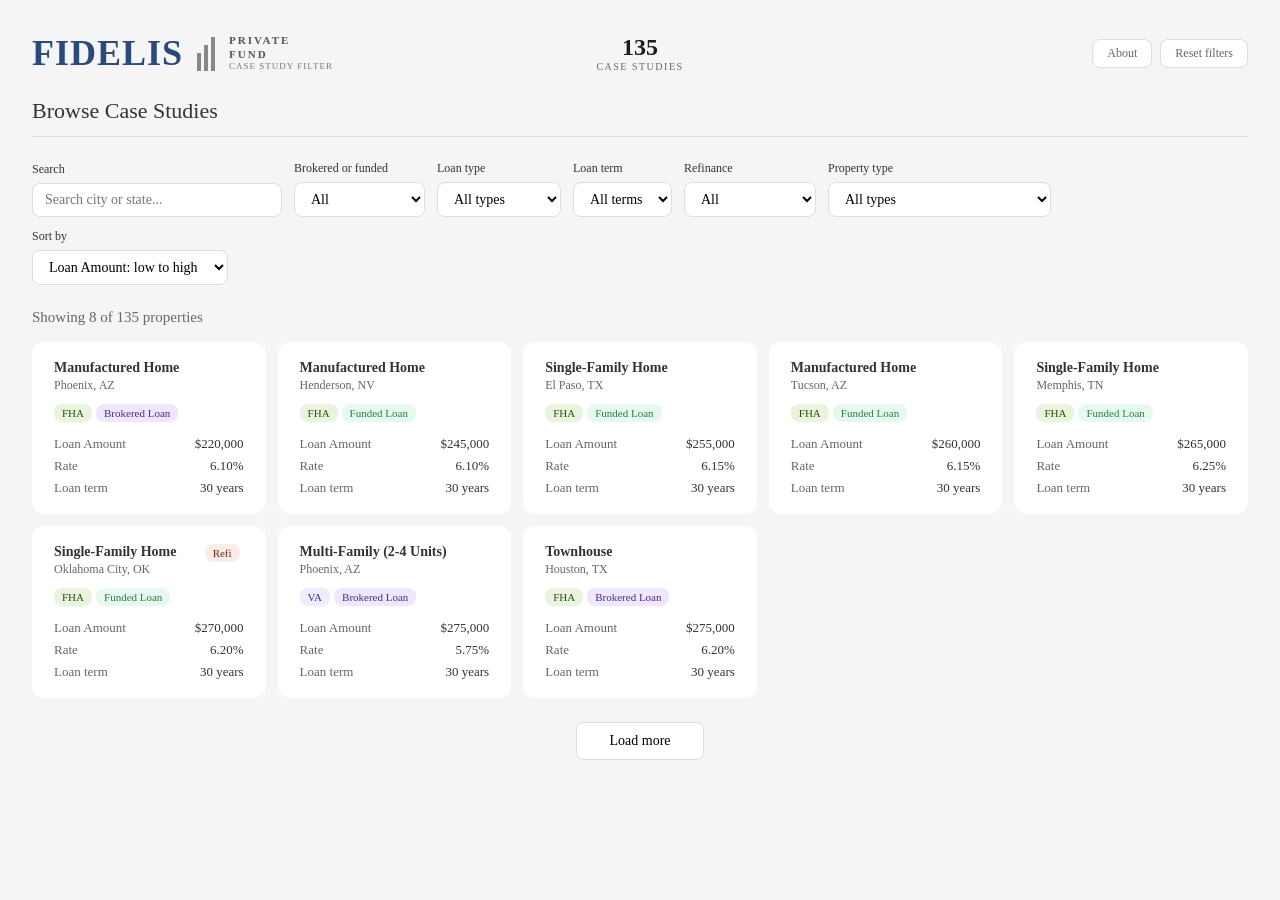
<file: index.html>
<!DOCTYPE html>
<html lang="en">
<head>
<meta charset="UTF-8">
<meta name="viewport" content="width=device-width, initial-scale=1.0">
<title>Case Study Filter</title>
<link rel="stylesheet" href="styles.css">
</head>
<body>

<div style="display: flex; justify-content: space-between; align-items: center; margin-bottom: 1.5rem;">
  <div style="display: flex; align-items: center; gap: 10px; flex: 1;">
    <a href="https://www.fidelispf.com/" style="font-family: Georgia, serif; font-size: 36px; font-weight: 700; color: #2B4A7A; letter-spacing: 1px; text-decoration: none;">FIDELIS</a>
    <div style="display: flex; align-items: flex-end; gap: 3px; height: 36px; margin: 0 4px;">
      <div style="width: 4px; height: 18px; background: #888;"></div>
      <div style="width: 4px; height: 26px; background: #888;"></div>
      <div style="width: 4px; height: 34px; background: #888;"></div>
    </div>
    <div style="display: flex; flex-direction: column; justify-content: center; line-height: 1.2;">
      <span style="font-family: Cabin Condensed, serif; font-size: 11px; font-weight: 600; color: #555; letter-spacing: 2px;">PRIVATE</span>
      <span style="font-family: Cabin Condensed, serif; font-size: 11px; font-weight: 600; color: #555; letter-spacing: 2px;">FUND</span>
      <span style="font-family: Cabin Condensed, serif; font-size: 9px; color: #777; letter-spacing: 1px;">CASE STUDY FILTER</span>
    </div>
  </div>
  <div style="color: #666; font-family: Cabin Condensed, serif; text-align: center; flex: 1;">
    <div style="font-size: 24px; font-weight: 700; color: #1c1c1c; line-height: 1;" id="hero-count">&nbsp;</div>
    <div style="font-size: 10px; letter-spacing: 1.5px; margin-top: 2px;">CASE STUDIES</div>
  </div>
  <div style="display: flex; gap: 8px; flex: 1; justify-content: flex-end;">
    <button onclick="document.getElementById('about-box').style.display='block'" onmouseover="this.style.opacity='0.4'" onmouseout="this.style.opacity='1'" style="font-family: Cabin Condensed, serif; padding: 6px 14px; font-size: 12px; border: 1px solid #ddd; border-radius: 8px; background: #fff; cursor: pointer; color: #666; transition: opacity 0.3s ease;">About</button>
    <button onmouseover="this.style.opacity='0.4'" onmouseout="this.style.opacity='1'" onclick="resetFilters()" style="font-family: Cabin Condensed, serif; padding: 6px 14px; font-size: 12px; border: 1px solid #ddd; border-radius: 8px; background: #fff; cursor: pointer; color: #666; transition: opacity 0.3s ease;">Reset filters</button>
  </div>
</div>

<div id="about-box" style="display:none; position:fixed; top:0; left:0; width:100%; height:100%; background:rgba(0,0,0,0.4); z-index:999;" onclick="this.style.display='none'">
  <div onclick="event.stopPropagation()" style="position:absolute; top:50%; left:50%; transform:translate(-50%,-50%); background:#fff; border-radius:12px; padding:2rem; max-width:420px; width:90%; box-shadow:0 12px 40px rgba(0,0,0,0.15); font-family:Georgia, serif;">
    <h2 style="font-size:18px; margin-bottom:1rem; color:#2B4A7A;">About this filter</h2>
    <p style="font-size:14px; line-height:1.6; color:#444;">This tool lets you browse Fidelis Private Fund case studies by loan type, property type, term, rate, and more. Use the filters at the top to narrow results, and click any card to view the full case study.</p>
    <button onclick="document.getElementById('about-box').style.display='none'" onmouseover="this.style.opacity='0.4'" onmouseout="this.style.opacity='1'" style="margin-top:1.5rem; font-family:Cabin Condensed, serif; padding:6px 14px; font-size:12px; border:1px solid #ddd; border-radius:8px; background:#fff; cursor:pointer; color:#666; transition:opacity 0.3s ease;">Close</button>
  </div>
</div>

<h2 style="font-family: Georgia, serif; font-size: 22px; font-weight: 500; color: #333; margin-bottom: 1.5rem; padding-bottom: 0.75rem; border-bottom: 1px solid #ddd;">Browse Case Studies</h2>

<div class="filters">
  <div class="filter-group">
    <label>Search</label>
    <input type="text" id="search" oninput="applyFilters()" placeholder="Search city or state...">
  </div>
  <div class="filter-group">
    <label>Brokered or funded</label>
    <select id="type-filter" onchange="applyFilters()">
      <option value="all">All</option>
      <option value="Brokered Loan">Brokered Loan</option>
      <option value="Funded Loan">Funded Loan</option>
    </select>
  </div>
  <div class="filter-group">
    <label>Loan type</label>
    <select id="loan-filter" onchange="applyFilters()">
      <option value="all">All types</option>
      <option value="Conventional">Conventional</option>
      <option value="FHA">FHA</option>
      <option value="VA">VA</option>
      <option value="Hard Money">Hard Money</option>
      <option value="Construction">Construction</option>
      <option value="Commercial">Commercial</option>
      <option value="Bridge">Bridge</option>
      <option value="Rehab Bridge">Rehab Bridge</option>
      <option value="Cash Out">Cash Out</option>
      
    </select>
  </div>
  <div class="filter-group">
    <label>Loan term</label>
    <select id="term-filter" onchange="applyFilters()">
      <option value="all">All terms</option>
      <option value="10">10 years</option>
      <option value="15">15 years</option>
      <option value="20">20 years</option>
      <option value="25">25 years</option>
      <option value="30">30 years</option>
    </select>
  </div>
  <div class="filter-group">
    <label>Refinance</label>
    <select id="refi-filter" onchange="applyFilters()">
      <option value="all">All</option>
      <option value="yes">Refinance only</option>
      <option value="no">Purchase only</option>
    </select>
  </div>
  <div class="filter-group">
    <label>Property type</label>
    <select id="property-filter" onchange="applyFilters()">
      <option value="all">All types</option>
      <option value="Single-Family Home">Single-Family Home</option>
      <option value="Condo">Condo</option>
      <option value="Townhouse">Townhouse</option>
      <option value="Multi-Family (2-4 Units)">Multi-Family (2-4 Units)</option>
      <option value="Manufactured Home">Manufactured Home</option>
      <option value="Office Building">Office Building</option>
      <option value="Retail / Storefront">Retail / Storefront</option>
      <option value="Warehouse / Industrial">Warehouse / Industrial</option>
      <option value="Apartment Complex (5+ Units)">Apartment Complex (5+ Units)</option>
      <option value="Mixed-Use Building">Mixed-Use Building</option>
      <option value="Hotel / Motel">Hotel / Motel</option>
    </select>
  </div>
  <div class="filter-group">
    <label>Sort by</label>
    <select id="sort-filter" onchange="applyFilters()">
      <option value="loanamt-asc">Loan Amount: low to high</option>
      <option value="loanamt-desc">Loan Amount: high to low</option>
      <option value="rate-asc">Rate: low to high</option>
      <option value="rate-desc">Rate: high to low</option>
      <option value="term-asc">Term: shortest first</option>
      <option value="term-desc">Term: longest first</option>
    </select>
  </div>
</div>

<div class="count" id="count"></div>
<div class="cards" id="cards"></div>
<div class="load-more-wrap">
  <button class="load-more-btn" id="load-more-btn" onclick="loadMore()">Load more</button>
</div>

<script src="script.js"></script>

</body>
</html>
</file>
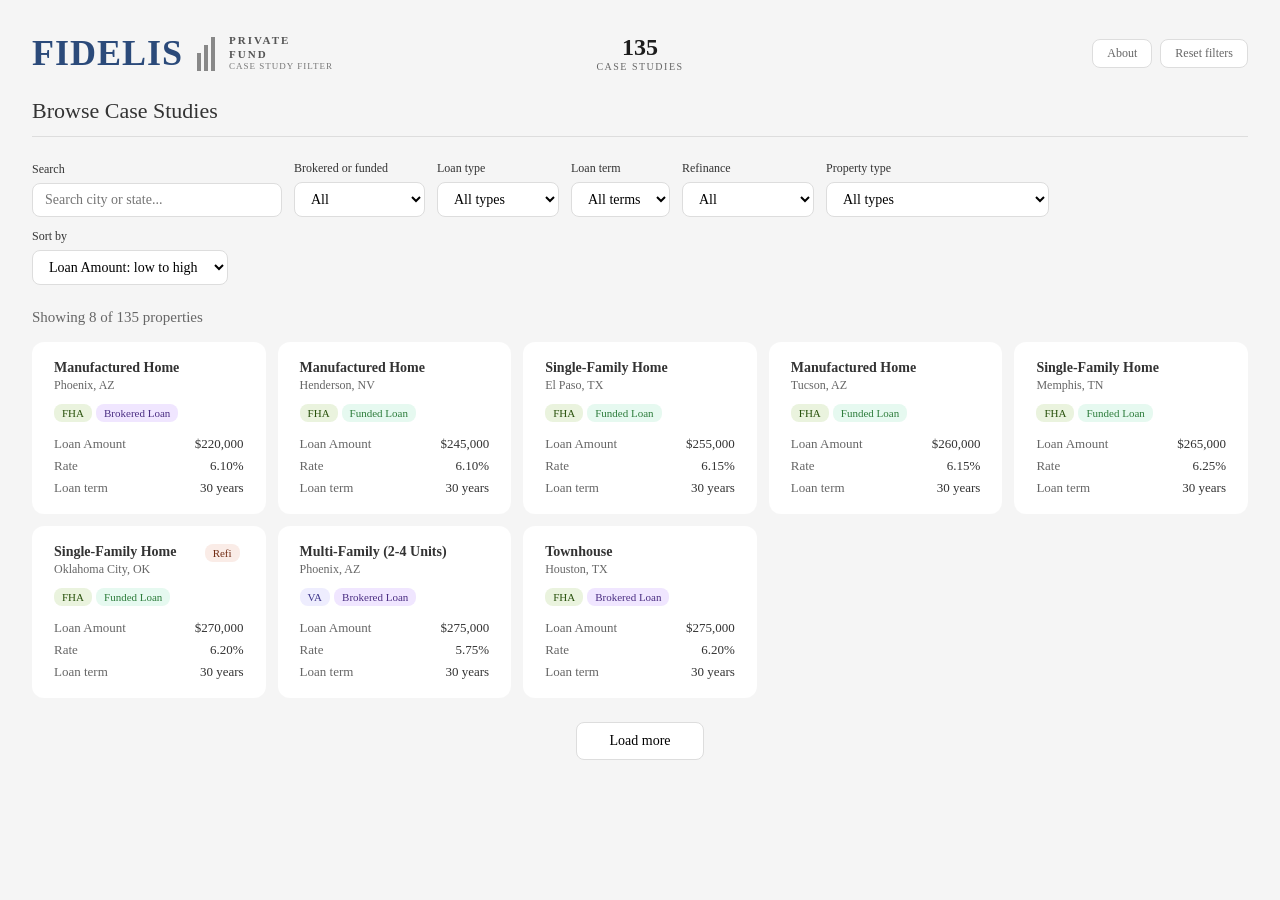
<file: index (4).html>
<!DOCTYPE html>
<html lang="en">
<head>
<meta charset="UTF-8">
<meta name="viewport" content="width=device-width, initial-scale=1.0">
<title>Case Study Filter</title>
<link rel="stylesheet" href="styles.css">
</head>
<body>

<div style="display: flex; justify-content: space-between; align-items: center; margin-bottom: 1.5rem;">
  <div style="display: flex; align-items: center; gap: 10px; flex: 1;">
    <span style="font-family: Georgia, serif; font-size: 36px; font-weight: 700; color: #2B4A7A; letter-spacing: 1px;">FIDELIS</span>
    <div style="display: flex; align-items: flex-end; gap: 3px; height: 36px; margin: 0 4px;">
      <div style="width: 4px; height: 18px; background: #888;"></div>
      <div style="width: 4px; height: 26px; background: #888;"></div>
      <div style="width: 4px; height: 34px; background: #888;"></div>
    </div>
    <div style="display: flex; flex-direction: column; justify-content: center; line-height: 1.2;">
      <span style="font-family: Cabin Condensed, serif; font-size: 11px; font-weight: 600; color: #555; letter-spacing: 2px;">PRIVATE</span>
      <span style="font-family: Cabin Condensed, serif; font-size: 11px; font-weight: 600; color: #555; letter-spacing: 2px;">FUND</span>
      <span style="font-family: Cabin Condensed, serif; font-size: 9px; color: #777; letter-spacing: 1px;">CASE STUDY FILTER</span>
    </div>
  </div>
  <div style="color: #666; font-family: Cabin Condensed, serif; text-align: center; flex: 1;">
    <div style="font-size: 24px; font-weight: 700; color: #1c1c1c; line-height: 1;" id="hero-count">68</div>
    <div style="font-size: 10px; letter-spacing: 1.5px; margin-top: 2px;">CASE STUDIES</div>
  </div>
  <div style="display: flex; gap: 8px; flex: 1; justify-content: flex-end;">
    <button onclick="document.getElementById('about-box').style.display='block'" onmouseover="this.style.opacity='0.4'" onmouseout="this.style.opacity='1'" style="font-family: Cabin Condensed, serif; padding: 6px 14px; font-size: 12px; border: 1px solid #ddd; border-radius: 8px; background: #fff; cursor: pointer; color: #666; transition: opacity 0.3s ease;">About</button>
    <button onmouseover="this.style.opacity='0.4'" onmouseout="this.style.opacity='1'" onclick="resetFilters()" style="font-family: Cabin Condensed, serif; padding: 6px 14px; font-size: 12px; border: 1px solid #ddd; border-radius: 8px; background: #fff; cursor: pointer; color: #666; transition: opacity 0.3s ease;">Reset filters</button>
  </div>
</div>

<div id="about-box" style="display:none; position:fixed; top:0; left:0; width:100%; height:100%; background:rgba(0,0,0,0.4); z-index:999;" onclick="this.style.display='none'">
  <div onclick="event.stopPropagation()" style="position:absolute; top:50%; left:50%; transform:translate(-50%,-50%); background:#fff; border-radius:12px; padding:2rem; max-width:420px; width:90%; box-shadow:0 12px 40px rgba(0,0,0,0.15); font-family:Georgia, serif;">
    <h2 style="font-size:18px; margin-bottom:1rem; color:#2B4A7A;">About this filter</h2>
    <p style="font-size:14px; line-height:1.6; color:#444;">This tool lets you browse Fidelis Private Fund case studies by loan type, property type, term, rate, and more. Use the filters at the top to narrow results, and click any card to view the full case study.</p>
    <button onclick="document.getElementById('about-box').style.display='none'" onmouseover="this.style.opacity='0.4'" onmouseout="this.style.opacity='1'" style="margin-top:1.5rem; font-family:Cabin Condensed, serif; padding:6px 14px; font-size:12px; border:1px solid #ddd; border-radius:8px; background:#fff; cursor:pointer; color:#666; transition:opacity 0.3s ease;">Close</button>
  </div>
</div>

<h2 style="font-family: Georgia, serif; font-size: 22px; font-weight: 500; color: #333; margin-bottom: 1.5rem; padding-bottom: 0.75rem; border-bottom: 1px solid #ddd;">Browse Case Studies</h2>

<div class="filters">
  <div class="filter-group">
    <label>Search</label>
    <input type="text" id="search" oninput="filter()" placeholder="Search city or state...">
  </div>
  <div class="filter-group">
    <label>Brokered or funded</label>
    <select id="type-filter" onchange="filter()">
      <option value="all">All</option>
      <option value="Brokered Loan">Brokered Loan</option>
      <option value="Funded Loan">Funded Loan</option>
    </select>
  </div>
  <div class="filter-group">
    <label>Loan type</label>
    <select id="loan-filter" onchange="filter()">
      <option value="all">All types</option>
      <option value="Conventional">Conventional</option>
      <option value="FHA">FHA</option>
      <option value="VA">VA</option>
      <option value="Hard Money">Hard Money</option>
      <option value="Construction">Construction</option>
      <option value="Commercial">Commercial</option>
    </select>
  </div>
  <div class="filter-group">
    <label>Loan term</label>
    <select id="term-filter" onchange="filter()">
      <option value="all">All terms</option>
      <option value="10">10 years</option>
      <option value="15">15 years</option>
      <option value="20">20 years</option>
      <option value="25">25 years</option>
      <option value="30">30 years</option>
    </select>
  </div>
  <div class="filter-group">
    <label>Refinance</label>
    <select id="refi-filter" onchange="filter()">
      <option value="all">All</option>
      <option value="yes">Refinance only</option>
      <option value="no">Purchase only</option>
    </select>
  </div>
  <div class="filter-group">
    <label>Property type</label>
    <select id="property-filter" onchange="filter()">
      <option value="all">All types</option>
      <option value="Single-Family Home">Single-Family Home</option>
      <option value="Condo">Condo</option>
      <option value="Townhouse">Townhouse</option>
      <option value="Multi-Family (2-4 Units)">Multi-Family (2-4 Units)</option>
      <option value="Manufactured Home">Manufactured Home</option>
      <option value="Office Building">Office Building</option>
      <option value="Retail / Storefront">Retail / Storefront</option>
      <option value="Warehouse / Industrial">Warehouse / Industrial</option>
      <option value="Apartment Complex (5+ Units)">Apartment Complex (5+ Units)</option>
      <option value="Mixed-Use Building">Mixed-Use Building</option>
      <option value="Hotel / Motel">Hotel / Motel</option>
    </select>
  </div>
  <div class="filter-group">
    <label>Sort by</label>
    <select id="sort-filter" onchange="filter()">
      <option value="loanamt-asc">Loan Amount: low to high</option>
      <option value="loanamt-desc">Loan Amount: high to low</option>
      <option value="rate-asc">Rate: low to high</option>
      <option value="rate-desc">Rate: high to low</option>
      <option value="term-asc">Term: shortest first</option>
      <option value="term-desc">Term: longest first</option>
    </select>
  </div>
</div>

<div class="count" id="count"></div>
<div class="cards" id="cards"></div>
<div class="load-more-wrap">
  <button class="load-more-btn" id="load-more-btn" onclick="loadMore()">Load more</button>
</div>

<script src="script.js"></script>

</body>
</html>
</file>
<file: styles.css>
* { box-sizing: border-box; margin: 0; padding: 0; }
body { font-family: Cabin Condensed, serif; background: #f5f5f5; padding: 2rem; color: #333; }
.filters { display: flex; flex-wrap: wrap; gap: 12px; margin-bottom: 1.5rem; align-items: flex-end; }
.filter-group { display: flex; flex-direction: column; gap: 6px; }
.filter-group label { font-family: Cabin Condensed, serif; font-size: 12px; color: #333; }
select, input[type="text"] { font-family: Cabin Condensed, serif; padding: 8px 12px; border: 1px solid #ddd; border-radius: 8px; font-size: 14px; background: #fff; cursor: pointer; }
input[type="text"] { width: 250px; cursor: text; }
input[type="text"]:focus, select:focus { outline: none; border-color: #aaa; }
.count { font-family: Cabin Condensed, serif; font-size: 15px; color: #666; margin-bottom: 1rem; }
.cards { display: grid; grid-template-columns: repeat(auto-fit, minmax(200px, 1fr)); gap: 12px; }
.card { background: #fff; border: 2px solid transparent; border-radius: 12px; padding: 1rem 1.25rem; position: relative; cursor: pointer; text-decoration: none; color: inherit; display: block; transition: transform 0.2s, box-shadow 0.2s, border-color 0.2s; }
.card:hover { border-color: #2B4A7A; transform: translateY(-3px); box-shadow: 0 8px 20px rgba(0,0,0,0.08); }
.card-header { display: flex; justify-content: space-between; align-items: flex-start; margin-bottom: 10px; }
.card-proptype { font-family: Cabin Condensed, serif; font-size: 14px; font-weight: bold; }
.card-city { font-family: Cabin Condensed, serif; font-size: 12px; color: #666; margin-top: 2px; }
.badge { font-family: Cabin Condensed, serif; font-size: 11px; padding: 3px 8px; border-radius: 8px; white-space: nowrap; display: inline-block; margin-bottom: 8px; margin-right: 4px; }
.badge-conv { background: #E6F1FB; color: #0C447C; }
.badge-fha { background: #EAF3DE; color: #27500A; }
.badge-va { background: #EEEDFE; color: #3C3489; }
.badge-hard { background: #FAEEDA; color: #633806; }
.badge-construct { background: #FFF4E5; color: #7A4F01; }
.badge-commercial { background: #E5F9F6; color: #1B5E3C; }
.badge-bridge { background: #FF4929; color: #A31800; }
.badge-rehab-bridge { background: #29FFAD; color: #00A365; }
.badge-cash-out { background: #A97EF7; color: #4D00D1; }
.badge-brokered { background: #F0E6FF; color: #4B2E83; }
.badge-funded { background: #E6F9F0; color: #2E7D3C; }
.badge-refi { background: #FAECE7; color: #712B13; }
.card-row { display: flex; justify-content: space-between; font-family: Cabin Condensed, serif; font-size: 13px; margin-top: 6px; }
.card-row span:first-child { color: #666; }
.card-row span:last-child { font-weight: 500; }
.no-results { font-family: Cabin Condensed, serif; text-align: center; padding: 2rem; color: #666; font-size: 14px; grid-column: 1/-1; }
.load-more-wrap { text-align: center; margin-top: 1.5rem; }
.load-more-btn { font-family: Cabin Condensed, serif; padding: 10px 32px; font-size: 14px; border: 1px solid #ddd; border-radius: 8px; background: #fff; cursor: pointer; transition: background 0.2s, border-color 0.2s; }
.load-more-btn:hover { background: #f0f0f0; border-color: #bbb; }
.load-more-btn:disabled { opacity: 0.4; cursor: default; }
</file>
